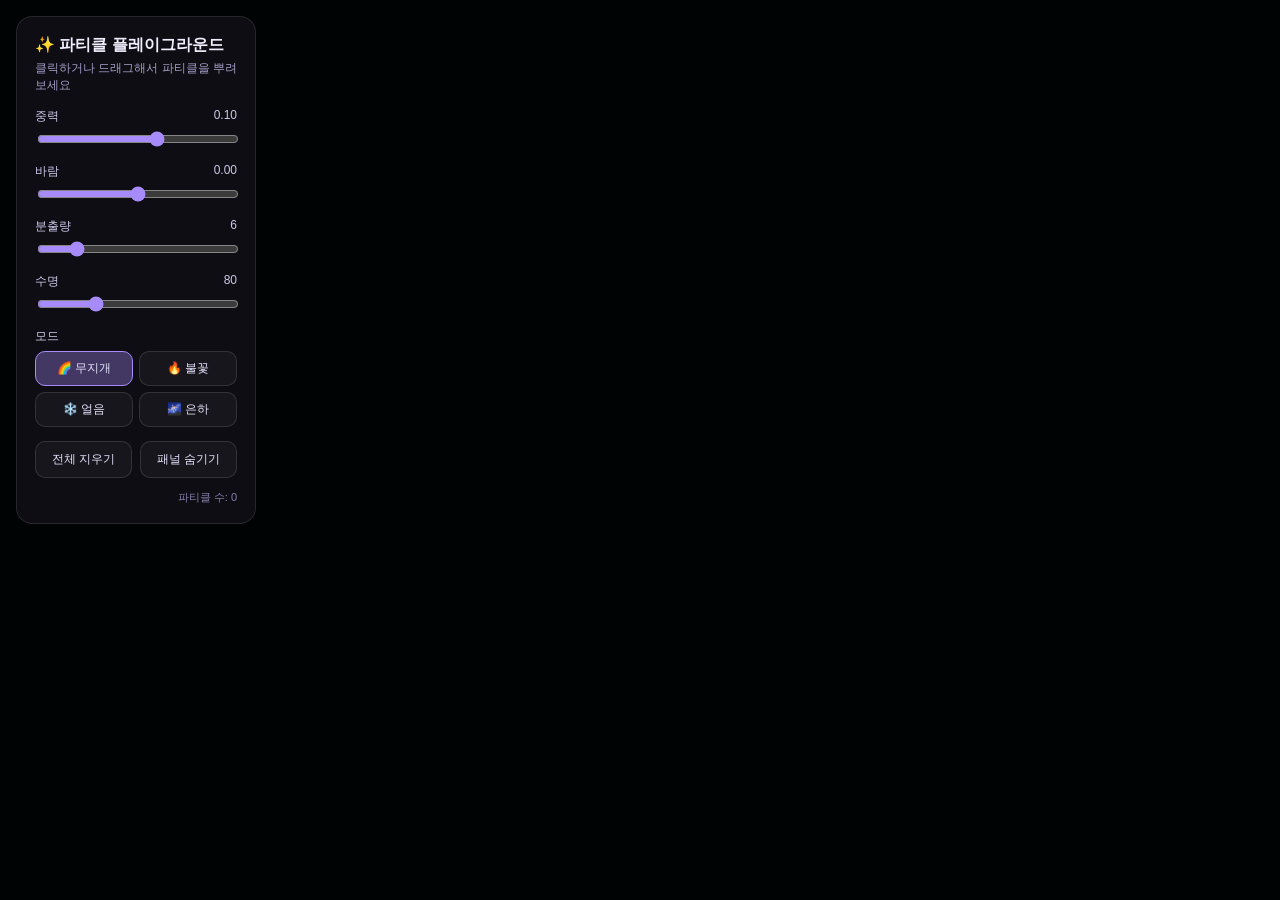
<file: particle-playground/index.html>
<!DOCTYPE html>
<html lang="ko">
<head>
<meta charset="UTF-8">
<meta name="viewport" content="width=device-width, initial-scale=1.0">
<title>파티클 플레이그라운드</title>
<link rel="stylesheet" href="style.css">
</head>
<body>
  <canvas id="canvas"></canvas>

  <div class="panel">
    <h1>✨ 파티클 플레이그라운드</h1>
    <p class="hint">클릭하거나 드래그해서 파티클을 뿌려보세요</p>

    <div class="control">
      <label>중력 <span id="gravityVal">0.10</span></label>
      <input id="gravity" type="range" min="-0.5" max="0.5" step="0.01" value="0.1">
    </div>
    <div class="control">
      <label>바람 <span id="windVal">0.00</span></label>
      <input id="wind" type="range" min="-0.5" max="0.5" step="0.01" value="0">
    </div>
    <div class="control">
      <label>분출량 <span id="rateVal">6</span></label>
      <input id="rate" type="range" min="1" max="30" step="1" value="6">
    </div>
    <div class="control">
      <label>수명 <span id="lifeVal">80</span></label>
      <input id="life" type="range" min="20" max="240" step="10" value="80">
    </div>

    <div class="control">
      <label>모드</label>
      <div class="mode-buttons">
        <button class="mode-btn active" data-mode="rainbow">🌈 무지개</button>
        <button class="mode-btn" data-mode="fire">🔥 불꽃</button>
        <button class="mode-btn" data-mode="ice">❄️ 얼음</button>
        <button class="mode-btn" data-mode="galaxy">🌌 은하</button>
      </div>
    </div>

    <div class="buttons">
      <button id="clearBtn">전체 지우기</button>
      <button id="toggleBtn">패널 숨기기</button>
    </div>

    <p class="count">파티클 수: <span id="particleCount">0</span></p>
  </div>

  <button id="showPanelBtn" class="show-panel-btn" hidden>⚙️</button>

  <script src="script.js"></script>
</body>
</html>
</file>
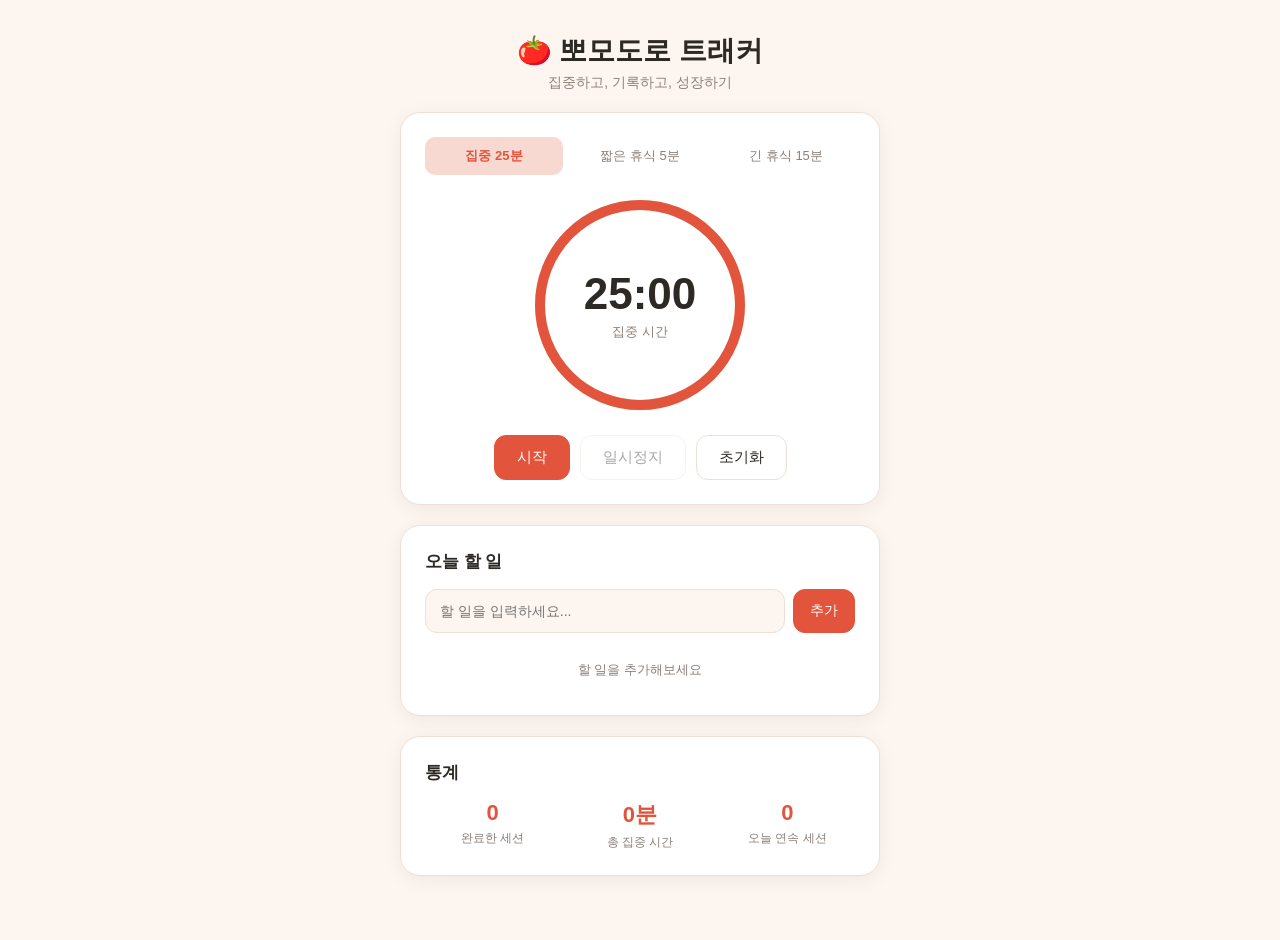
<file: pomodoro-tracker/index.html>
<!DOCTYPE html>
<html lang="ko">
<head>
<meta charset="UTF-8">
<meta name="viewport" content="width=device-width, initial-scale=1.0">
<title>뽀모도로 트래커</title>
<link rel="stylesheet" href="style.css">
</head>
<body>
  <div class="app">
    <header>
      <h1>🍅 뽀모도로 트래커</h1>
      <p class="subtitle">집중하고, 기록하고, 성장하기</p>
    </header>

    <section class="timer-card">
      <div class="mode-tabs">
        <button class="mode-tab active" data-mode="focus" data-minutes="25">집중 25분</button>
        <button class="mode-tab" data-mode="short" data-minutes="5">짧은 휴식 5분</button>
        <button class="mode-tab" data-mode="long" data-minutes="15">긴 휴식 15분</button>
      </div>

      <div class="timer-display">
        <svg class="progress-ring" width="220" height="220">
          <circle class="progress-ring__bg" cx="110" cy="110" r="100"></circle>
          <circle class="progress-ring__fg" cx="110" cy="110" r="100"></circle>
        </svg>
        <div class="timer-text">
          <span id="timeLabel">25:00</span>
          <span id="modeLabel" class="mode-label">집중 시간</span>
        </div>
      </div>

      <div class="controls">
        <button id="startBtn" class="btn primary">시작</button>
        <button id="pauseBtn" class="btn" disabled>일시정지</button>
        <button id="resetBtn" class="btn">초기화</button>
      </div>
    </section>

    <section class="todo-card">
      <h2>오늘 할 일</h2>
      <form id="todoForm" class="todo-form">
        <input id="todoInput" type="text" placeholder="할 일을 입력하세요..." autocomplete="off" required>
        <button type="submit" class="btn primary small">추가</button>
      </form>
      <ul id="todoList" class="todo-list"></ul>
    </section>

    <section class="stats-card">
      <h2>통계</h2>
      <div class="stats-grid">
        <div class="stat">
          <span id="statSessions" class="stat-value">0</span>
          <span class="stat-label">완료한 세션</span>
        </div>
        <div class="stat">
          <span id="statFocusTime" class="stat-value">0분</span>
          <span class="stat-label">총 집중 시간</span>
        </div>
        <div class="stat">
          <span id="statStreak" class="stat-value">0</span>
          <span class="stat-label">오늘 연속 세션</span>
        </div>
      </div>
    </section>
  </div>

  <script src="script.js"></script>
</body>
</html>
</file>
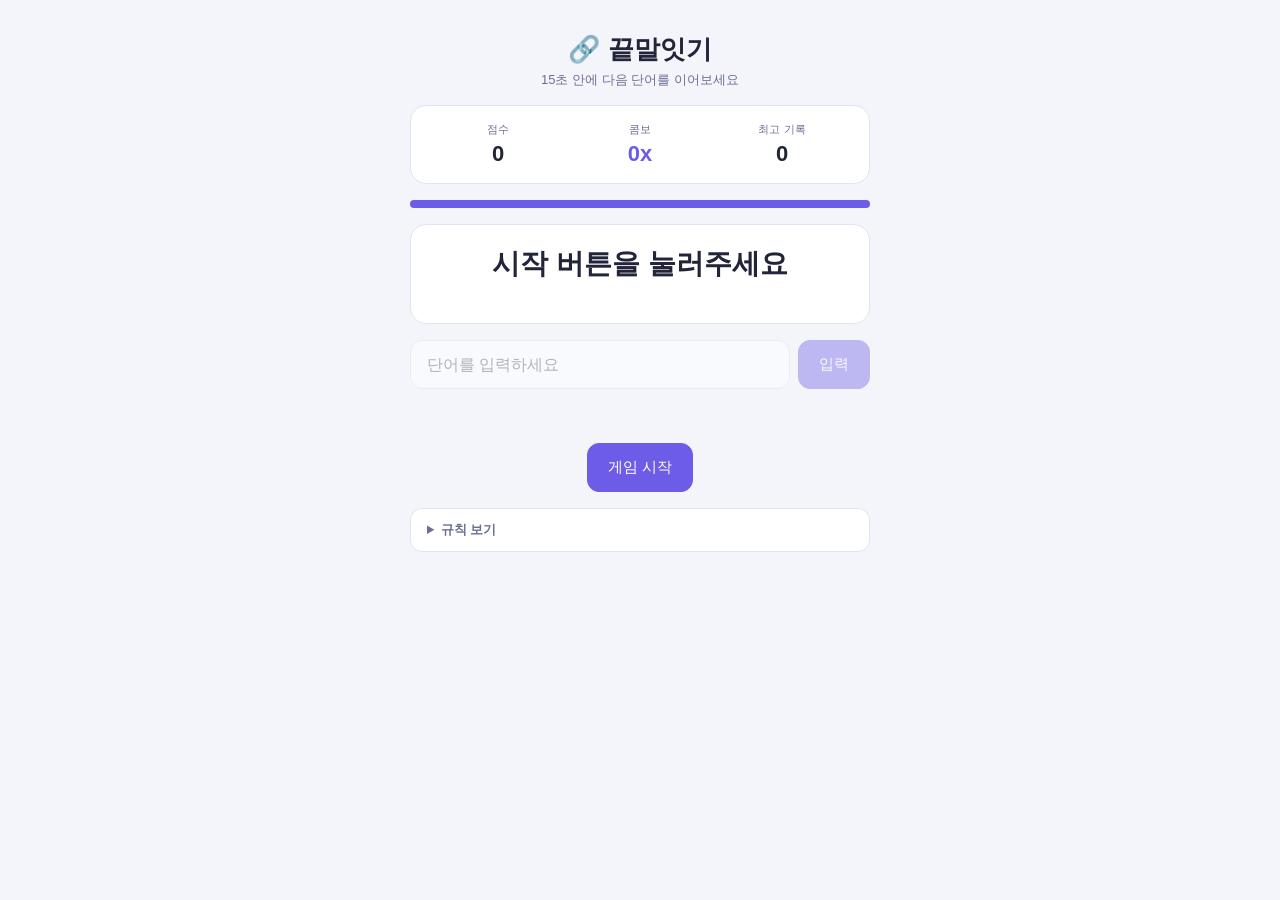
<file: word-chain/index.html>
<!DOCTYPE html>
<html lang="ko">
<head>
<meta charset="UTF-8">
<meta name="viewport" content="width=device-width, initial-scale=1.0">
<title>끝말잇기</title>
<link rel="stylesheet" href="style.css">
</head>
<body>
  <div class="app">
    <header>
      <h1>🔗 끝말잇기</h1>
      <p class="subtitle">15초 안에 다음 단어를 이어보세요</p>
    </header>

    <section class="status-bar">
      <div class="status-item">
        <span class="status-label">점수</span>
        <span id="score" class="status-value">0</span>
      </div>
      <div class="status-item">
        <span class="status-label">콤보</span>
        <span id="combo" class="status-value combo">0x</span>
      </div>
      <div class="status-item">
        <span class="status-label">최고 기록</span>
        <span id="best" class="status-value">0</span>
      </div>
    </section>

    <div class="timer-bar-wrap">
      <div id="timerBar" class="timer-bar"></div>
    </div>

    <section class="chain-card">
      <div id="currentWord" class="current-word">시작 버튼을 눌러주세요</div>
      <div id="wordChain" class="word-chain"></div>
    </section>

    <form id="wordForm" class="word-form">
      <input id="wordInput" type="text" placeholder="단어를 입력하세요" autocomplete="off" disabled>
      <button type="submit" class="btn primary" id="submitBtn" disabled>입력</button>
    </form>

    <div id="message" class="message"></div>

    <div class="controls">
      <button id="startBtn" class="btn primary">게임 시작</button>
    </div>

    <details class="rules">
      <summary>규칙 보기</summary>
      <ul>
        <li>이전 단어의 마지막 글자로 시작하는 단어를 입력하세요</li>
        <li>두 글자 이상, 이미 사용한 단어는 사용할 수 없어요</li>
        <li>제한 시간(15초) 안에 입력하지 못하면 게임이 끝나요</li>
        <li>연속으로 성공하면 콤보가 쌓여 점수가 더 올라가요</li>
      </ul>
    </details>
  </div>

  <script src="script.js"></script>
</body>
</html>
</file>
<file: particle-playground/style.css>
* { box-sizing: border-box; }

html, body {
  margin: 0;
  height: 100%;
  overflow: hidden;
  background: #05060a;
  font-family: -apple-system, "Pretendard", "Segoe UI", "Malgun Gothic", sans-serif;
}

canvas {
  display: block;
  width: 100vw;
  height: 100vh;
  touch-action: none;
  cursor: crosshair;
}

.panel {
  position: fixed;
  top: 16px;
  left: 16px;
  width: 240px;
  background: rgba(20, 18, 28, 0.72);
  backdrop-filter: blur(10px);
  border: 1px solid rgba(255,255,255,0.1);
  border-radius: 16px;
  padding: 18px;
  color: #f0eefc;
  transition: transform 0.25s ease, opacity 0.25s ease;
}

.panel.hidden {
  transform: translateX(-280px);
  opacity: 0;
  pointer-events: none;
}

.panel h1 { font-size: 16px; margin: 0 0 4px; }
.hint { font-size: 12px; color: #a29cc4; margin: 0 0 14px; }

.control { margin-bottom: 12px; }
.control label {
  display: flex;
  justify-content: space-between;
  font-size: 12px;
  color: #cfc9e8;
  margin-bottom: 4px;
}

.control input[type="range"] {
  width: 100%;
  accent-color: #a78bfa;
}

.mode-buttons {
  display: grid;
  grid-template-columns: 1fr 1fr;
  gap: 6px;
  margin-top: 6px;
}

.mode-btn {
  padding: 8px 4px;
  border-radius: 10px;
  border: 1px solid rgba(255,255,255,0.12);
  background: rgba(255,255,255,0.04);
  color: #e6e2fb;
  font-size: 12px;
  cursor: pointer;
}

.mode-btn.active {
  background: rgba(167, 139, 250, 0.35);
  border-color: #a78bfa;
}

.buttons {
  display: flex;
  gap: 8px;
  margin-top: 14px;
}

.buttons button {
  flex: 1;
  padding: 9px;
  border-radius: 10px;
  border: 1px solid rgba(255,255,255,0.12);
  background: rgba(255,255,255,0.04);
  color: #e6e2fb;
  font-size: 12px;
  cursor: pointer;
}

.buttons button:hover { background: rgba(255,255,255,0.1); }

.count {
  margin: 12px 0 0;
  font-size: 11px;
  color: #857fa8;
  text-align: right;
}

.show-panel-btn {
  position: fixed;
  top: 16px;
  left: 16px;
  width: 44px;
  height: 44px;
  border-radius: 12px;
  border: 1px solid rgba(255,255,255,0.12);
  background: rgba(20, 18, 28, 0.72);
  color: #f0eefc;
  font-size: 18px;
  cursor: pointer;
  backdrop-filter: blur(10px);
}
</file>
<file: pomodoro-tracker/style.css>
:root {
  --bg: #fdf6f0;
  --card: #ffffff;
  --text: #2d2a26;
  --muted: #8a8078;
  --accent: #e2543b;
  --accent-soft: #f7d9d1;
  --focus: #e2543b;
  --short: #4a9d8e;
  --long: #4472c4;
  --border: #eee0d6;
  --shadow: 0 4px 20px rgba(0,0,0,0.06);
}

@media (prefers-color-scheme: dark) {
  :root {
    --bg: #1b1815;
    --card: #262220;
    --text: #f2ece6;
    --muted: #a89d92;
    --accent: #ff7a5c;
    --accent-soft: #4a2c26;
    --border: #3a332e;
    --shadow: 0 4px 20px rgba(0,0,0,0.3);
  }
}

* { box-sizing: border-box; }

body {
  margin: 0;
  font-family: -apple-system, "Pretendard", "Segoe UI", "Malgun Gothic", sans-serif;
  background: var(--bg);
  color: var(--text);
  min-height: 100vh;
  padding: 32px 16px 64px;
}

.app {
  max-width: 480px;
  margin: 0 auto;
  display: flex;
  flex-direction: column;
  gap: 20px;
}

header { text-align: center; }
header h1 { margin: 0 0 4px; font-size: 28px; }
.subtitle { margin: 0; color: var(--muted); font-size: 14px; }

.timer-card, .todo-card, .stats-card {
  background: var(--card);
  border-radius: 20px;
  padding: 24px;
  box-shadow: var(--shadow);
  border: 1px solid var(--border);
}

.mode-tabs {
  display: flex;
  gap: 8px;
  margin-bottom: 20px;
}

.mode-tab {
  flex: 1;
  padding: 10px 6px;
  border: none;
  border-radius: 10px;
  background: transparent;
  color: var(--muted);
  font-size: 13px;
  cursor: pointer;
  transition: all 0.2s;
}

.mode-tab.active {
  background: var(--accent-soft);
  color: var(--accent);
  font-weight: 600;
}

.timer-display {
  position: relative;
  width: 220px;
  height: 220px;
  margin: 0 auto 20px;
}

.progress-ring { transform: rotate(-90deg); }
.progress-ring__bg { fill: none; stroke: var(--border); stroke-width: 10; }
.progress-ring__fg {
  fill: none;
  stroke: var(--accent);
  stroke-width: 10;
  stroke-linecap: round;
  stroke-dasharray: 628.3;
  stroke-dashoffset: 0;
  transition: stroke-dashoffset 1s linear, stroke 0.3s;
}

.timer-text {
  position: absolute;
  inset: 0;
  display: flex;
  flex-direction: column;
  align-items: center;
  justify-content: center;
}

#timeLabel { font-size: 44px; font-weight: 700; font-variant-numeric: tabular-nums; }
.mode-label { font-size: 13px; color: var(--muted); margin-top: 4px; }

.controls {
  display: flex;
  gap: 10px;
  justify-content: center;
}

.btn {
  padding: 12px 22px;
  border-radius: 12px;
  border: 1px solid var(--border);
  background: transparent;
  color: var(--text);
  font-size: 15px;
  cursor: pointer;
  transition: all 0.15s;
}

.btn:hover:not(:disabled) { transform: translateY(-1px); }
.btn:disabled { opacity: 0.4; cursor: not-allowed; }

.btn.primary {
  background: var(--accent);
  color: white;
  border-color: var(--accent);
}

.btn.small { padding: 12px 16px; font-size: 14px; }

.todo-card h2, .stats-card h2 { margin: 0 0 16px; font-size: 17px; }

.todo-form {
  display: flex;
  gap: 8px;
  margin-bottom: 16px;
}

.todo-form input {
  flex: 1;
  padding: 12px 14px;
  border-radius: 12px;
  border: 1px solid var(--border);
  background: var(--bg);
  color: var(--text);
  font-size: 14px;
}

.todo-form input:focus { outline: 2px solid var(--accent-soft); }

.todo-list { list-style: none; margin: 0; padding: 0; display: flex; flex-direction: column; gap: 8px; }

.todo-item {
  display: flex;
  align-items: center;
  gap: 10px;
  padding: 10px 12px;
  border-radius: 10px;
  background: var(--bg);
}

.todo-item.done .todo-text { text-decoration: line-through; color: var(--muted); }

.todo-item .todo-text { flex: 1; font-size: 14px; word-break: break-word; }

.todo-item .icon-btn {
  border: none;
  background: transparent;
  color: var(--muted);
  cursor: pointer;
  font-size: 16px;
  padding: 2px 6px;
}

.todo-item .icon-btn:hover { color: var(--accent); }

.todo-empty { color: var(--muted); font-size: 13px; text-align: center; padding: 12px 0; }

.stats-grid {
  display: grid;
  grid-template-columns: repeat(3, 1fr);
  gap: 12px;
  text-align: center;
}

.stat { display: flex; flex-direction: column; gap: 4px; }
.stat-value { font-size: 22px; font-weight: 700; color: var(--accent); }
.stat-label { font-size: 12px; color: var(--muted); }
</file>
<file: word-chain/style.css>
:root {
  --bg: #0f1220;
  --card: #181c30;
  --text: #eef0fb;
  --muted: #8e93b8;
  --accent: #6c5ce7;
  --good: #2ecc71;
  --bad: #ff5e5e;
  --border: #2a2f4a;
}

@media (prefers-color-scheme: light) {
  :root {
    --bg: #f4f5fb;
    --card: #ffffff;
    --text: #22243a;
    --muted: #6b6f95;
    --accent: #6c5ce7;
    --border: #e2e3f2;
  }
}

* { box-sizing: border-box; }

body {
  margin: 0;
  font-family: -apple-system, "Pretendard", "Segoe UI", "Malgun Gothic", sans-serif;
  background: var(--bg);
  color: var(--text);
  min-height: 100vh;
  padding: 32px 16px 64px;
}

.app {
  max-width: 460px;
  margin: 0 auto;
  display: flex;
  flex-direction: column;
  gap: 16px;
}

header { text-align: center; }
header h1 { margin: 0 0 4px; font-size: 26px; }
.subtitle { margin: 0; color: var(--muted); font-size: 13px; }

.status-bar {
  display: flex;
  justify-content: space-between;
  background: var(--card);
  border: 1px solid var(--border);
  border-radius: 16px;
  padding: 16px;
}

.status-item { display: flex; flex-direction: column; align-items: center; gap: 4px; flex: 1; }
.status-label { font-size: 11px; color: var(--muted); }
.status-value { font-size: 22px; font-weight: 700; }
.status-value.combo { color: var(--accent); }

.timer-bar-wrap {
  height: 8px;
  border-radius: 4px;
  background: var(--border);
  overflow: hidden;
}

.timer-bar {
  height: 100%;
  width: 100%;
  background: var(--accent);
  transition: width 0.2s linear, background 0.2s;
}

.chain-card {
  background: var(--card);
  border: 1px solid var(--border);
  border-radius: 16px;
  padding: 20px;
  text-align: center;
  min-height: 100px;
}

.current-word {
  font-size: 28px;
  font-weight: 700;
  margin-bottom: 10px;
}

.current-word .highlight { color: var(--accent); }

.word-chain {
  display: flex;
  flex-wrap: wrap;
  gap: 6px;
  justify-content: center;
  font-size: 12px;
  color: var(--muted);
}

.word-chain span {
  background: var(--bg);
  border: 1px solid var(--border);
  padding: 3px 8px;
  border-radius: 8px;
}

.word-form { display: flex; gap: 8px; }

.word-form input {
  flex: 1;
  padding: 14px 16px;
  border-radius: 12px;
  border: 1px solid var(--border);
  background: var(--card);
  color: var(--text);
  font-size: 16px;
}

.word-form input:focus { outline: 2px solid var(--accent); }
.word-form input:disabled { opacity: 0.5; }

.btn {
  padding: 14px 20px;
  border-radius: 12px;
  border: 1px solid var(--border);
  background: transparent;
  color: var(--text);
  font-size: 15px;
  cursor: pointer;
}

.btn.primary { background: var(--accent); border-color: var(--accent); color: white; }
.btn:disabled { opacity: 0.4; cursor: not-allowed; }

.controls { display: flex; justify-content: center; }

.message {
  min-height: 22px;
  text-align: center;
  font-size: 14px;
  font-weight: 600;
}

.message.good { color: var(--good); }
.message.bad { color: var(--bad); }

.rules {
  background: var(--card);
  border: 1px solid var(--border);
  border-radius: 12px;
  padding: 12px 16px;
  font-size: 13px;
  color: var(--muted);
}

.rules summary { cursor: pointer; font-weight: 600; }
.rules ul { margin: 10px 0 0; padding-left: 18px; }
.rules li { margin-bottom: 4px; }
</file>
